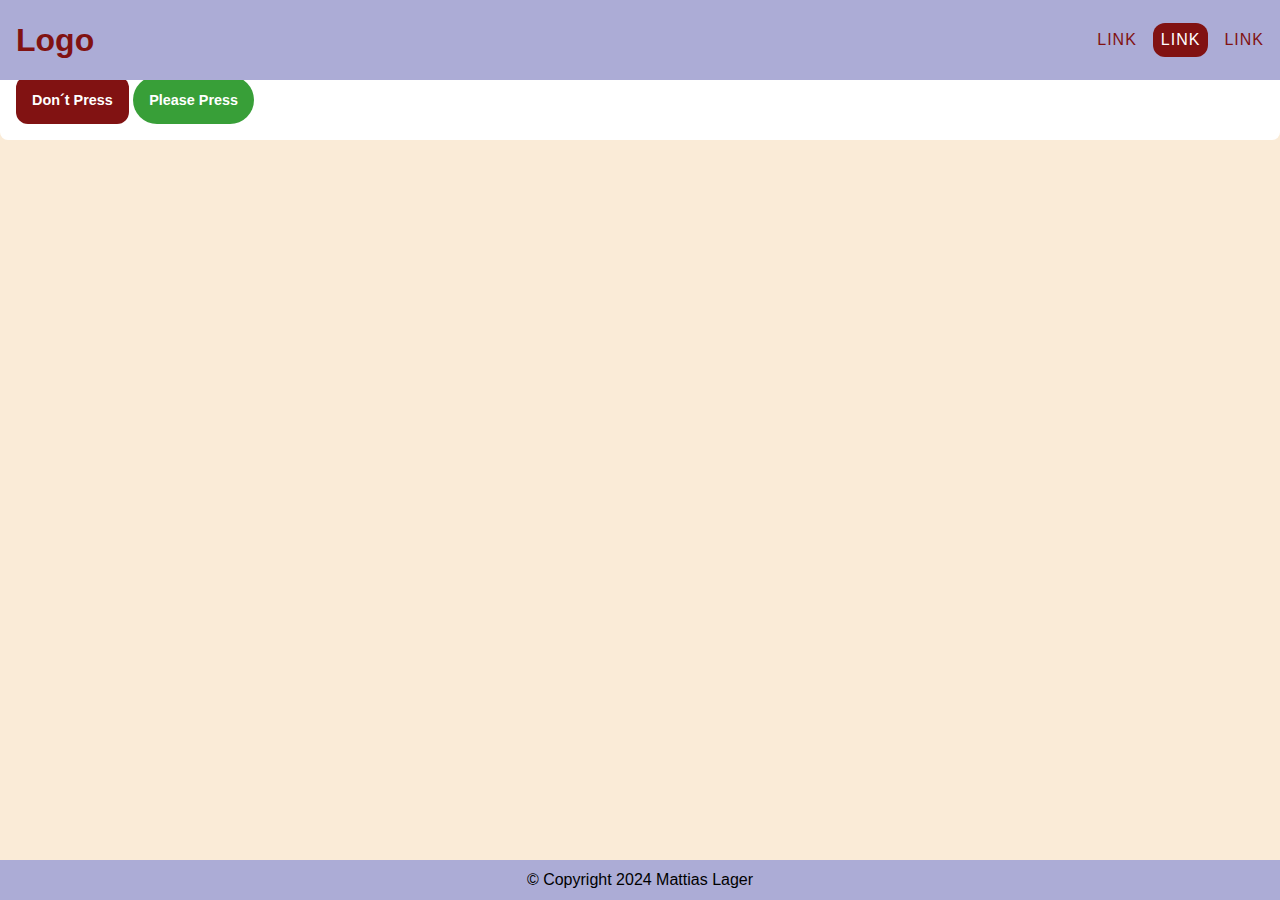
<file: index.html>
<!DOCTYPE html>
<html lang="en">
<head>
  <meta charset="UTF-8">
  <meta name="viewport" content="width=device-width, initial-scale=1.0">
  <link rel="stylesheet" href="assets/css/main.css">
  <title>Document</title>
</head>
<body>
  <header id="main-header">
    <h1>Logo</h1>
    <nav>
      <ul>
        <li><a href="">Link</a></li>
        <li class="active"><a href="">Link</a></li>
        <li><a href="">Link</a></li>
      </ul>
    </nav>
  </header>
  <div class="card">
    <h2>Heading <span>10</span></h2>
    <p>Lorem ipsum dolor sit amet consectetur adipisicing elit.</p>
    <button class="btn-alert">Don´t Press</button>
    <button class="btn-success">Please Press</button>
  </div>
  <footer>
    <p>© Copyright 2024 Mattias Lager</p>
  </footer>
</body>
</html>
</file>
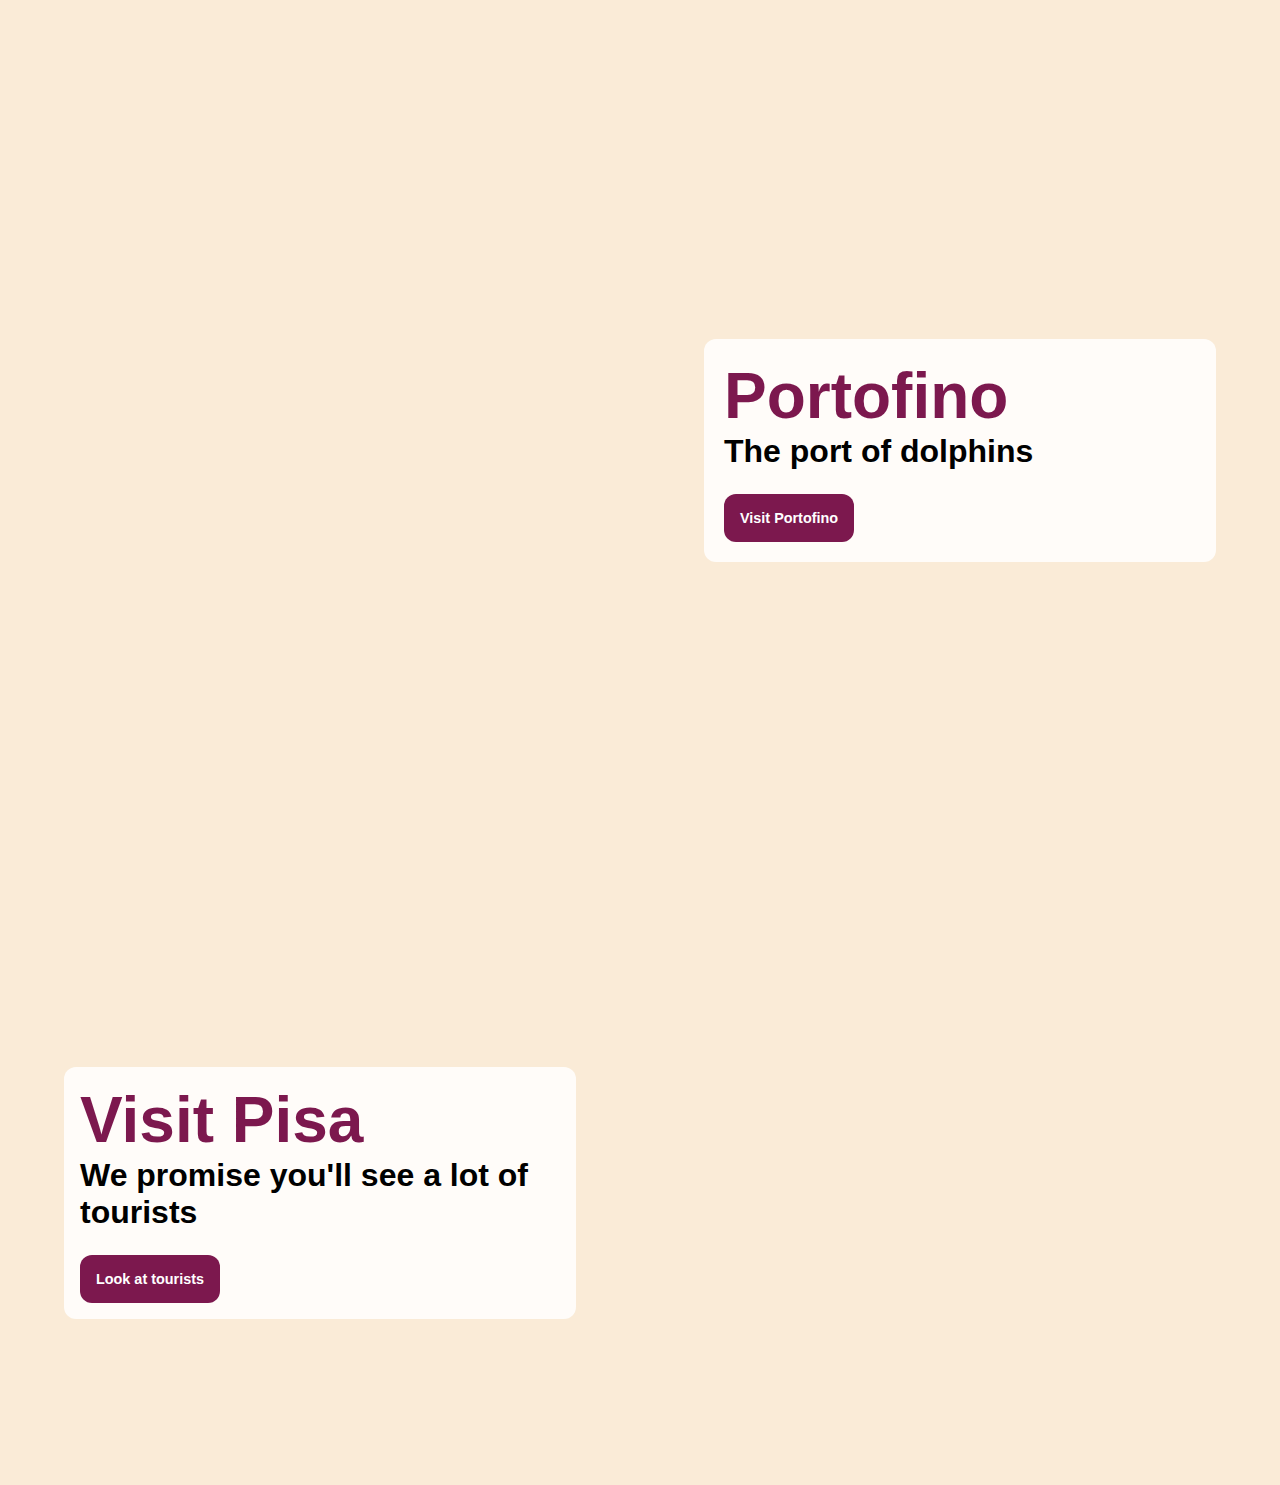
<file: hero-banner.html>
<!DOCTYPE html>
<html lang="en">
<head>
  <meta charset="UTF-8">
  <meta name="viewport" content="width=device-width, initial-scale=1.0">
  <link rel="stylesheet" href="assets/css/main.css">
  <title>Hero Banner</title>
</head>
<body>
  <div class="hero-banner-portofino">
    <div class="hero-banner-content p-large">
      <h1>Portofino</h1>
      <h3>The port of dolphins</h3>
      <button class="btn-normal">Visit Portofino</button>
    </div>
  </div>
  <div class="hero-banner-pisa">
    <div class="hero-banner-content p-normal">
      <h1>Visit Pisa</h1>
      <h3>We promise you'll see a lot of tourists</h3>
      <button class="btn-normal">Look at tourists</button>
    </div>
  </div>
</body>
</html>
</file>
<file: assets/css/main.css>
.p-normal {
  padding: 1rem;
}

.p-small {
  padding: 0.75rem;
}

.p-large {
  padding: 1.25rem;
}

.m-normal {
  margin: 1rem;
}

.m-small {
  margin: 0.75rem;
}

.m-large {
  margin: 1.25rem;
}

.d-flex {
  display: flex;
}

* {
  padding: 0;
  margin: 0;
  box-sizing: border-box;
}

body {
  font-size: 1rem;
  background-color: antiquewhite;
  font-family: "Gill Sans", sans-serif;
  width: 100%;
  height: 100dvh;
}

.btn-alert {
  padding: 1rem;
  font-size: 0.9rem;
  font-family: "Gill Sans", sans-serif;
  background-color: rgb(129, 18, 18);
  border-radius: 0.75rem;
  border: none;
  color: white;
  font-weight: 600;
  cursor: pointer;
  transition: all 0.4s ease;
}
.btn-alert:hover {
  background-color: #540c0c;
}

.btn-success {
  padding: 1rem;
  font-size: 0.9rem;
  font-family: "Gill Sans", sans-serif;
  background-color: rgb(56, 159, 56);
  border-radius: 1.5rem;
  border: none;
  color: white;
  font-weight: 600;
  cursor: pointer;
  transition: all 0.4s ease;
}
.btn-success:hover {
  background-color: #2b792b;
}

.btn-normal {
  padding: 1rem;
  font-size: 0.9rem;
  font-family: "Gill Sans", sans-serif;
  background-color: rgb(124, 24, 78);
  border-radius: 0.75rem;
  border: none;
  color: white;
  font-weight: 600;
  cursor: pointer;
  transition: all 0.4s ease;
}
.btn-normal:hover {
  background-color: #511033;
}

.card {
  background-color: white;
  padding: 1rem;
  border-radius: 0.5rem;
}
.card h2 {
  color: brown;
}
.card h2 span {
  color: blue;
}
.card p {
  font-size: 0.825rem;
  margin-top: 0.25rem;
  margin-bottom: 0.75rem;
  font-family: "Times New Roman", Times, serif;
}

.hero-banner-portofino {
  background-image: url("https://images.unsplash.com/photo-1549893072-4bc678117f45?q=80&w=3348&auto=format&fit=crop&ixlib=rb-4.0.3&ixid=M3wxMjA3fDB8MHxwaG90by1wYWdlfHx8fGVufDB8fHx8fA%3D%3D");
  background-size: cover;
  background-position: center center;
  background-repeat: no-repeat;
  height: 100dvh;
  display: flex;
  flex-direction: column;
  align-items: flex-end;
  justify-content: center;
  padding: 5%;
}
.hero-banner-portofino .hero-banner-content {
  width: 40dvw;
  background-color: rgba(255, 255, 255, 0.85);
  border-radius: 0.75rem;
}
.hero-banner-portofino .hero-banner-content h1 {
  font-size: clamp(2rem, 5vw, 8rem);
  color: rgb(124, 24, 78);
}
.hero-banner-portofino .hero-banner-content h3 {
  font-size: 2.5vw;
  margin-bottom: 1.5rem;
}

.hero-banner-pisa {
  background-image: url("https://images.unsplash.com/photo-1591452193195-ac4a41416c5f?q=80&w=3269&auto=format&fit=crop&ixlib=rb-4.0.3&ixid=M3wxMjA3fDB8MHxwaG90by1wYWdlfHx8fGVufDB8fHx8fA%3D%3D");
  background-size: cover;
  background-position: center center;
  background-repeat: no-repeat;
  height: 65dvh;
  display: flex;
  flex-direction: column;
  align-items: flex-start;
  justify-content: center;
  padding: 5%;
}
.hero-banner-pisa .hero-banner-content {
  width: 40dvw;
  background-color: rgba(255, 255, 255, 0.85);
  border-radius: 0.75rem;
}
.hero-banner-pisa .hero-banner-content h1 {
  font-size: clamp(2rem, 5vw, 8rem);
  color: rgb(124, 24, 78);
}
.hero-banner-pisa .hero-banner-content h3 {
  font-size: 2.5vw;
  margin-bottom: 1.5rem;
}

#main-header {
  position: fixed;
  top: 0;
  left: 0;
  width: 100%;
  height: 80px;
  background-color: rgb(172, 172, 214);
  padding: 1rem;
  display: flex;
  align-items: center;
  justify-content: space-between;
}
#main-header h1 {
  color: rgb(129, 18, 18);
}
#main-header nav ul {
  display: flex;
  list-style: none;
  gap: 1rem;
  align-items: center;
}
#main-header nav ul li {
  text-transform: uppercase;
}
#main-header nav ul li.active {
  background-color: rgb(129, 18, 18);
  border-radius: 0.75rem;
  padding: 0.5rem;
}
#main-header nav ul li.active a {
  color: white;
}
#main-header nav ul li a {
  text-decoration: none;
  color: rgb(129, 18, 18);
  letter-spacing: 1px;
}
#main-header nav ul li a:hover {
  color: rgb(56, 159, 56);
}

footer {
  width: 100%;
  position: fixed;
  bottom: 0;
  left: 0;
  background-color: rgb(172, 172, 214);
  height: 40px;
  display: flex;
  align-items: center;
  justify-content: center;
}/*# sourceMappingURL=main.css.map */
</file>
